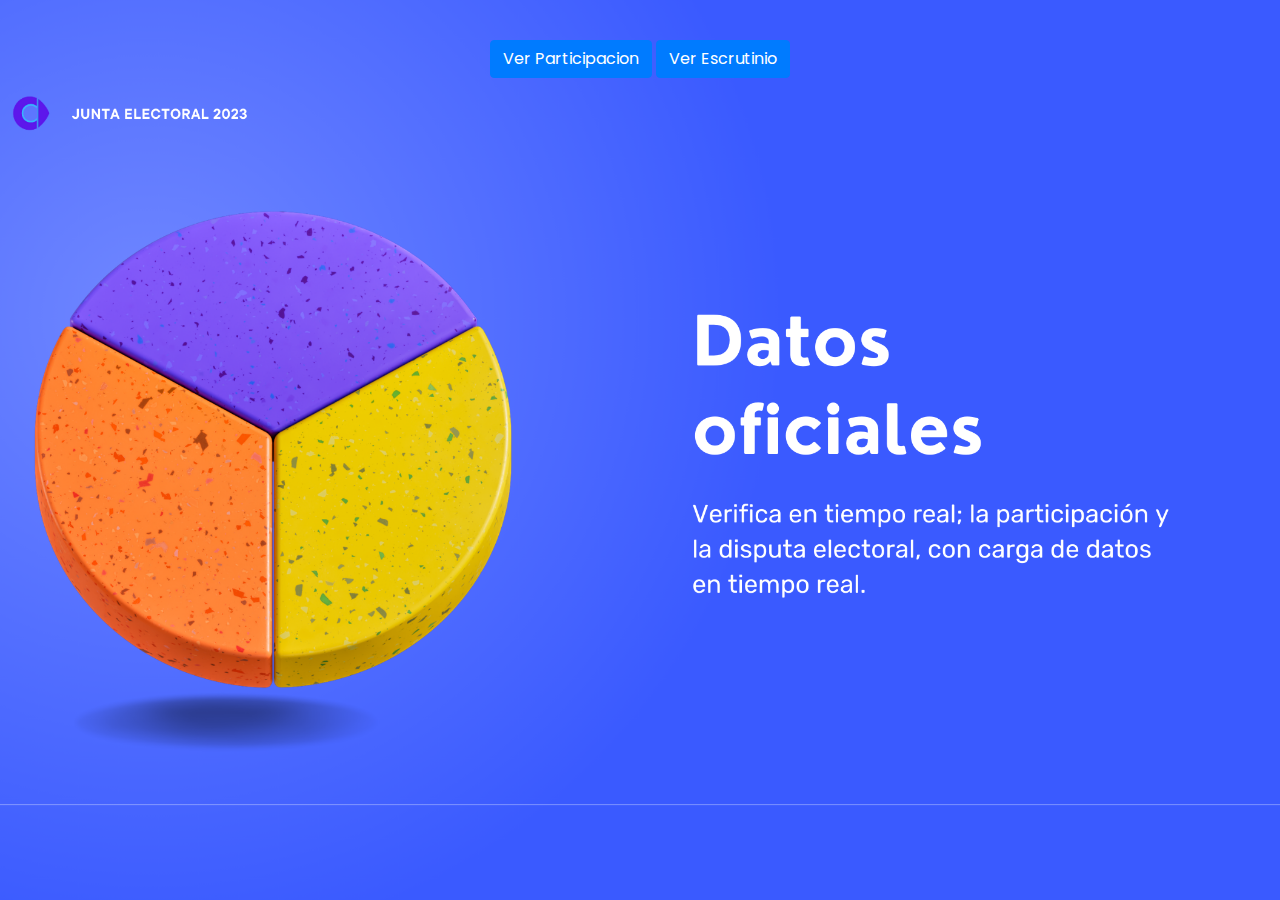
<file: ELECCIONES2023/miweb-master/miweb-master/RESULTADOS/index.html>
<!DOCTYPE html>
<html>
<head>
    <title>RESULTADOS</title>
    <link rel="stylesheet" href="https://stackpath.bootstrapcdn.com/bootstrap/4.5.2/css/bootstrap.min.css">
    <style>
            @import url('https://fonts.googleapis.com/css2?family=Poppins:wght@500&display=swap');

* {
    margin: 12;
    padding: 0;
    font-family: 'Poppins', sans-serif;
}
        body {
            background: url('5.png') no-repeat;
    background-position: center;
    background-size: contain;
    justify-content: center;
    align-items: center;
    color: #fff;
    padding:50px;
    text-align: center;
    justify-content: center;
    align-items: center;
    min-height: 100vh;
    width: 100%;
    background-position: center;
    background-size: cover;
    padding: 40px;
    
        }

        h1 {
            font-family: "Gotham", sans-serif;
            font-size: 36px;
            margin-bottom: 30px;
            color: #111563;
        }


        .btn-container {
            width: 100px;
            height: 40px;
            background-position: center;
            color: antiquewhite;
            width: 100%;
            text-align: center;
            justify-content: center;

        }
    </style>
</head>
<body>
    <div class="btn-container">
        <button class="btn btn-primary btn-votar" onclick="siguientePagina()">Ver Participacion</button>
        <button class="btn btn-primary btn-votar" onclick="siguientePagina2()">Ver Escrutinio</button>
    </div>
    <script>
        function siguientePagina() {
          window.location.href = '/ELECCIONES2023/miweb-master/miweb-master/RESULTADOS/Participacion/Participacion_total.php';
        }
        function siguientePagina2() {
          window.location.href = '/ELECCIONES2023/miweb-master/miweb-master/RESULTADOS/Ganador/Generales/grafico_porcentual.php';
        }
    </script>
</body>
</html>
</file>
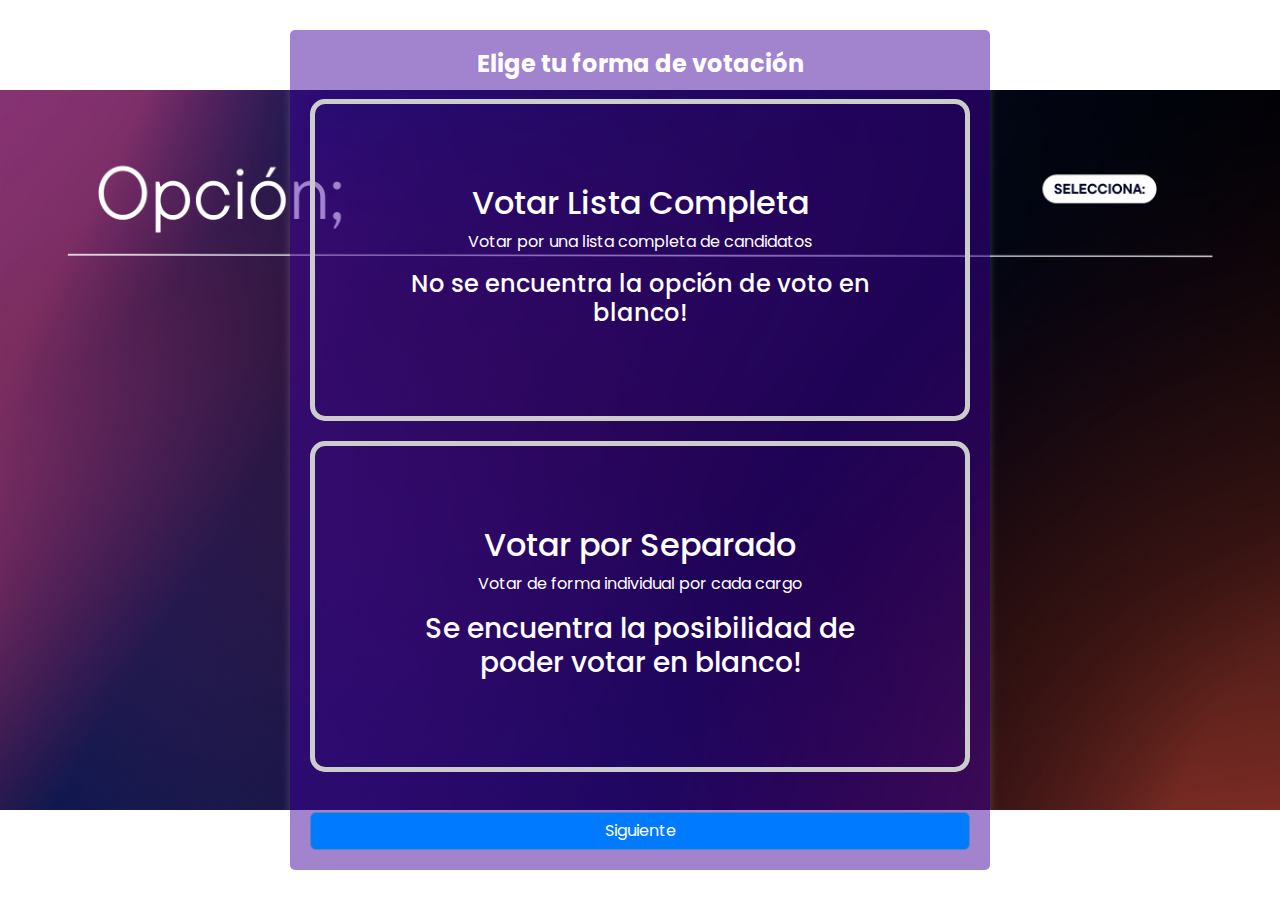
<file: ELECCIONES2023/miweb-master/miweb-master/BOLETA/BOLETAUNICA/index.html>
<!DOCTYPE html>
<html lang="es">

<head>
  <meta charset="UTF-8">
  <meta name="viewport" content="width=device-width, initial-scale=1.0">
  <title>Elección de Votación</title>
  <link rel="stylesheet" href="https://stackpath.bootstrapcdn.com/bootstrap/5.3.0/css/bootstrap.min.css">
  
  <style>
    @import url('https://fonts.googleapis.com/css2?family=Poppins:wght@500&display=swap');

* {
    margin: 0;
    padding: 0;
    font-family: 'Poppins', sans-serif;
}
    body {
        display: flex;
      align-items: center;
      background: url('7.png') no-repeat;
    background-position: center;
    background-size: contain;
    justify-content: center;
    align-items: center;
    padding: 0px;
    text-align: center;
    height: 100vh; /* Agrega una altura al contenedor */
    }

    .container {
      max-width: 700px;
      text-align: center;
      padding: 20px;
      background-color: #3e019a7c;
      border-radius: 5px;
      box-shadow: 0 0 10px rgba(255, 255, 255, 0.2);
      transition: all 0.3s ease;
    }

    .container:hover {
      transform: scale(1.05);
    }

    .title {
      font-size: 24px;
      font-weight: bold;
      margin-bottom: 20px;
      color: #ffffff;
    }

    .option-card {
      margin-bottom: 20px;
      cursor: pointer;
      padding: 80px;
      border: 5px solid #ccc;
      border-radius: 15px;
      transition: all 0.3s ease;
    }

    .option-card.selected-card {
      border-color: #28a745;
      background-color: #05a04b;
      color: #fff;
    }

    .option-card:hover {
      border-color: #007bff;
      background-color: #00172e;
    }

    .btn-votar {
      width: 100%;
      margin-top: 20px;
      background-color: #007bff;
      border-color: #5b88b7;
      transition: all 0.3s ease;
    }

    .btn-votar:hover {
      background-color: #0069d9;
      border-color: #0062cc;
      transform: scale(1.05);
    }
    h2 {
      color: #ffffff;
    }
    h3 {
      color: #ffffff;
    }
    h4 {
      color: #ffffff;
    }
    p {
      color: #ffffff;
    }
  </style>
</head>

<body>
  <div class="container">
    <h1 class="title">Elige tu forma de votación</h1>

    <div class="option-card" onclick="seleccionarVotacion('completa')"> 
      <h2>Votar Lista Completa</h2>
      <p>Votar por una lista completa de candidatos</p>
      <h4>No se encuentra la opción de voto en blanco!</h4>
    </div>

    <div class="option-card" onclick="seleccionarVotacion('separado')"> 
      <h2>Votar por Separado</h2>
      <p>Votar de forma individual por cada cargo</p>
      <h3>Se encuentra la posibilidad de poder votar en blanco!</h3>
    </div>

    <button class="btn btn-primary btn-votar" onclick="siguientePagina()">Siguiente</button>
  </div>

  <script src="https://stackpath.bootstrapcdn.com/bootstrap/5.3.0/js/bootstrap.bundle.min.js"></script>
  <script>
    let selectedVotacion = null;

    function seleccionarVotacion(votacion) {
      selectedVotacion = votacion;
      const optionCards = document.querySelectorAll('.option-card');
      optionCards.forEach((card) => {
        card.classList.remove('selected-card');
      });
      const selectedCard = document.querySelector(`[onclick="seleccionarVotacion('${votacion}')"]`);
      selectedCard.classList.add('selected-card');
    }

    function siguientePagina() {
      if (selectedVotacion) {
        if (selectedVotacion === 'completa') {
          window.location.href = 'completa.html';
        } else if (selectedVotacion === 'separado') {
          window.location.href = '/ELECCIONES2023/miweb-master/miweb-master/BOLETA/BOLETAUNICA/cortarboleta/index.html';
        }
      } else {
        alert('Debes seleccionar una opción antes de continuar');
      }
    }
  </script>
</body>

</html>
</file>
